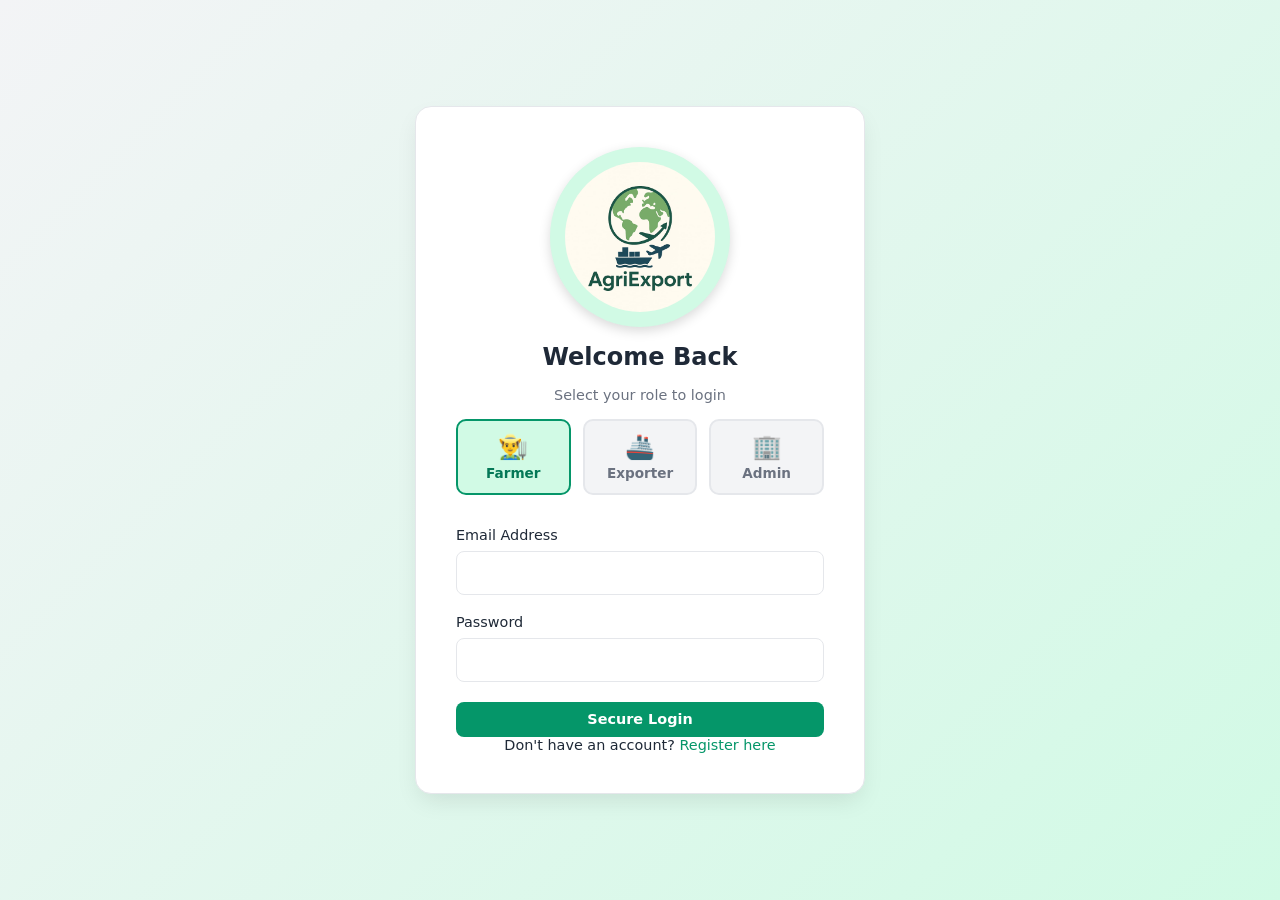
<file: admin.html>
<!DOCTYPE html>
<html lang="en" data-theme="light">
<head>
    <meta charset="UTF-8">
    <meta name="viewport" content="width=device-width, initial-scale=1.0">
    <title>AgriExport - Admin Dashboard</title>
    <link rel="stylesheet" href="css/style.css">
</head>
<body>
    <!-- Loader, Toast, Modal -->
    <div id="loader" class="loader-overlay"><div class="spinner"></div><div id="loader-text">Loading...</div></div>
    <div id="toast-container"></div>
    <div id="app-modal" class="modal-overlay"><div class="modal-content"><div class="modal-header"><h3 id="modal-title">Modal</h3><button class="modal-close" onclick="ui.closeModal()">&times;</button></div><div id="modal-body"></div></div></div>

    <!-- ADMIN DASHBOARD LAYOUT -->
    <div class="app-layout">
        <aside class="sidebar" id="sidebar">
            <div class="sidebar-header"><img src="assets/images/logo.jpeg" alt="AgriExport" style="width: 100px; height: 100px; border-radius: 50%; margin-right: auto;
                margin-left:50px; object-fit: cover;"></div>
            <nav class="sidebar-nav" id="nav-Admin">
                <a class="nav-item active" onclick="admin.switchTab('overview')">📊 Platform Overview</a>
                <a class="nav-item" onclick="admin.switchTab('transactions')">📜 All Transactions</a>
                <a class="nav-item" onclick="admin.switchTab('users')">👥 User Management</a>
            </nav>
            <div style="padding: 1.5rem; border-top: 1px solid rgba(255,255,255,0.05);">
                <button class="btn btn-outline w-full" style="color: white; border-color: rgba(255,255,255,0.2);" onclick="auth.logout()">🚪 Sign Out</button>
            </div>
        </aside>

        <main class="main-content">
            <header class="topbar">
                <div class="flex items-center gap-4">
                    <button class="menu-toggle" onclick="app.toggleSidebar()">☰</button>
                    <div>
                        <h3 id="topbar-name" style="margin:0; font-size: 1.1rem;">Welcome</h3>
                        <span id="topbar-role" style="font-size: 0.8rem; color: var(--text-muted); font-weight: 600; text-transform: uppercase;">Super Admin</span>
                    </div>
                </div>
                <div class="flex items-center gap-4">
                    <button class="btn btn-outline btn-sm" onclick="app.toggleTheme()">🌓 Theme</button>
                </div>
            </header>
            <div class="content-area" id="dashboard-content"></div>
        </main>
    </div>

    <!-- Scripts -->
    <script src="js/main.js"></script>
    <script src="js/db.js"></script>
    <script src="js/auth.js"></script>
    <script src="js/admin.js"></script>
    <script>
        window.addEventListener('DOMContentLoaded', () => {
            db.init();
            const user = db.getCurrentUser();
            if (!user || user.role !== 'Admin') window.location.href = 'login.html';
            document.getElementById('topbar-name').innerText = user.name;
            admin.switchTab('overview');
        });
    </script>
</body>
</html>
</file>
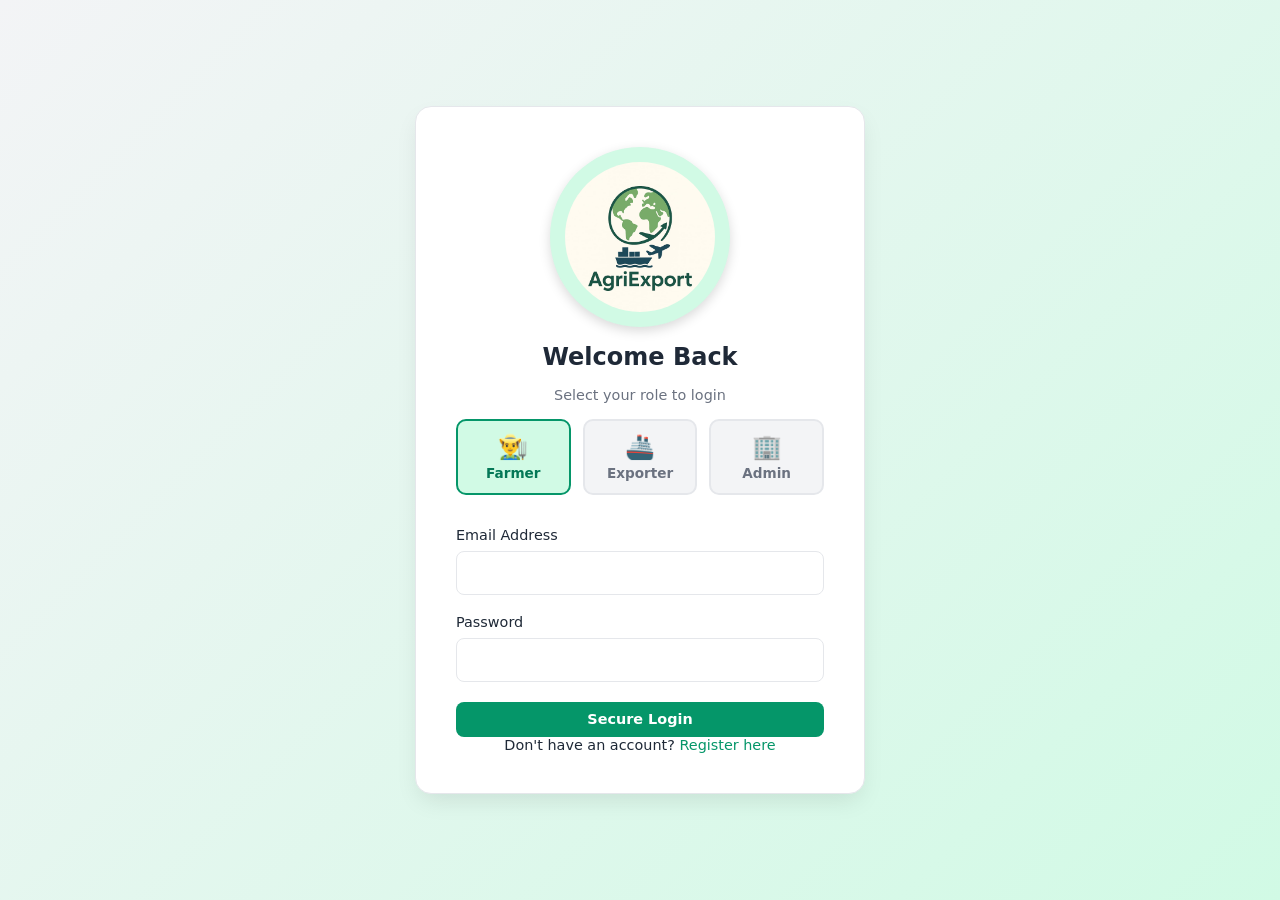
<file: exporter.html>
<!DOCTYPE html>
<html lang="en" data-theme="light">
<head>
    <meta charset="UTF-8">
    <meta name="viewport" content="width=device-width, initial-scale=1.0">
    <title>AgriExport - Exporter Dashboard</title>
    <link rel="stylesheet" href="css/style.css">
</head>
<body>
    <!-- Loader, Toast, Modal -->
    <div id="loader" class="loader-overlay"><div class="spinner"></div><div id="loader-text">Loading...</div></div>
    <div id="toast-container"></div>
    <div id="app-modal" class="modal-overlay"><div class="modal-content"><div class="modal-header"><h3 id="modal-title">Modal</h3><button class="modal-close" onclick="ui.closeModal()">&times;</button></div><div id="modal-body"></div></div></div>

    <!-- EXPORTER DASHBOARD LAYOUT -->
    <div class="app-layout">
        <aside class="sidebar" id="sidebar">
            <div class="sidebar-header"><img src="assets/images/logo.jpeg" alt="AgriExport" style="width: 100px; height: 100px; border-radius: 50%; margin-right: 0.75rem; margin-left:50px; object-fit: cover;"></div>
            <nav class="sidebar-nav" id="nav-Exporter">
                <a class="nav-item active" onclick="exporter.switchTab('overview')">📊 Company Overview</a>
                <a class="nav-item" onclick="exporter.switchTab('pending')">🛒 Assess & Set Price</a>
                <a class="nav-item" onclick="exporter.switchTab('history')">📜 Export History</a>
            </nav>
            <div style="padding: 1.5rem; border-top: 1px solid rgba(255,255,255,0.05);">
                <button class="btn btn-outline w-full" style="color: white; border-color: rgba(255,255,255,0.2);" onclick="auth.logout()">🚪 Sign Out</button>
            </div>
        </aside>

        <main class="main-content">
            <header class="topbar">
                <div class="flex items-center gap-4">
                    <button class="menu-toggle" onclick="app.toggleSidebar()">☰</button>
                    <div>
                        <h3 id="topbar-name" style="margin:0; font-size: 1.1rem;">Welcome</h3>
                        <span id="topbar-role" style="font-size: 0.8rem; color: var(--text-muted); font-weight: 600; text-transform: uppercase;">Exporter</span>
                    </div>
                </div>
                <div class="flex items-center gap-4">
                    <button class="btn btn-outline btn-sm" onclick="app.toggleTheme()">🌓 Theme</button>
                </div>
            </header>
            <div class="content-area" id="dashboard-content"></div>
        </main>
    </div>

    <!-- Scripts -->
    <script src="js/main.js"></script>
    <script src="js/db.js"></script>
    <script src="js/auth.js"></script>
    <script src="js/exporter.js"></script>
    <script>
        window.addEventListener('DOMContentLoaded', () => {
            db.init();
            const user = db.getCurrentUser();
            if (!user || user.role !== 'Exporter') window.location.href = 'login.html';
            document.getElementById('topbar-name').innerText = user.name;
            exporter.switchTab('overview');
        });
    </script>
</body>
</html>
</file>
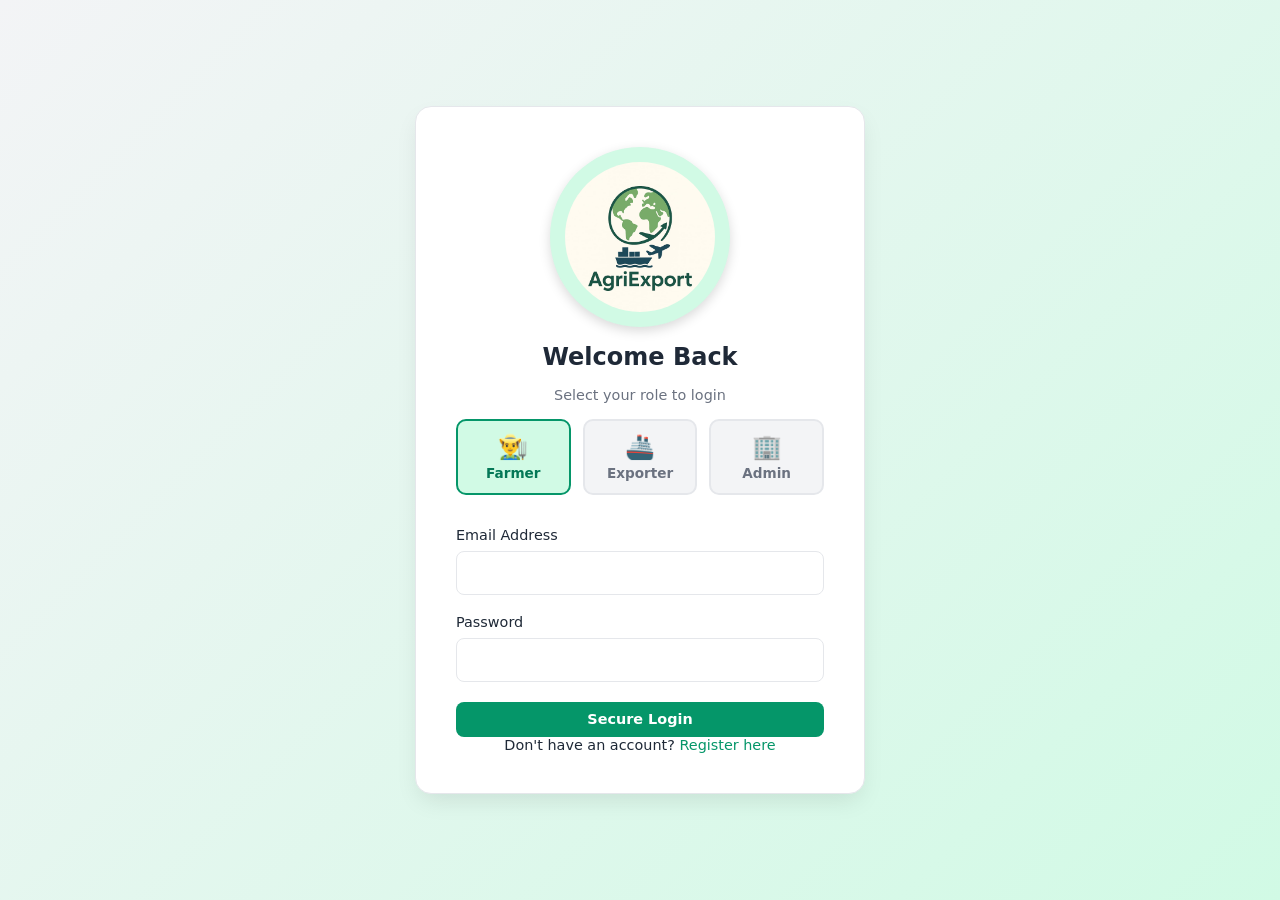
<file: farmer.html>
<!DOCTYPE html>
<html lang="en" data-theme="light">
<head>
    <meta charset="UTF-8">
    <meta name="viewport" content="width=device-width, initial-scale=1.0">
    <title>AgriExport - Farmer Dashboard</title>
    <link rel="stylesheet" href="css/style.css">
</head>
<body>
    <!-- Loader, Toast, Modal -->
    <div id="loader" class="loader-overlay"><div class="spinner"></div><div id="loader-text">Loading...</div></div>
    <div id="toast-container"></div>
    <div id="app-modal" class="modal-overlay"><div class="modal-content"><div class="modal-header"><h3 id="modal-title">Modal</h3><button class="modal-close" onclick="ui.closeModal()">&times;</button></div><div id="modal-body"></div></div></div>

    <!-- FARMER DASHBOARD LAYOUT -->
    <div class="app-layout">
        <aside class="sidebar" id="sidebar">
            <div class="sidebar-header"><img src="assets/images/logo.jpeg" alt="AgriExport" style="width: 100px; height: 100px; border-radius: 50%; margin-right: 0.75rem; margin-left:50px; object-fit: cover;">       </div>
            <nav class="sidebar-nav" id="nav-Farmer">
                <a class="nav-item active" onclick="farmer.switchTab('overview')">📊 My Dashboard</a>
                <a class="nav-item" onclick="farmer.switchTab('add')">➕ Upload Product</a>
                <a class="nav-item" onclick="farmer.switchTab('products')">📦 Status & Earnings</a>
            </nav>
            <div style="padding: 1.5rem; border-top: 1px solid rgba(255,255,255,0.05);">
                <button class="btn btn-outline w-full" style="color: white; border-color: rgba(255,255,255,0.2);" onclick="auth.logout()">🚪 Sign Out</button>
            </div>
        </aside>

        <main class="main-content">
            <header class="topbar">
                <div class="flex items-center gap-4">
                    <button class="menu-toggle" onclick="app.toggleSidebar()">☰</button>
                    <div>
                        <h3 id="topbar-name" style="margin:0; font-size: 1.1rem;">Welcome</h3>
                        <span id="topbar-role" style="font-size: 0.8rem; color: var(--text-muted); font-weight: 600; text-transform: uppercase;">Farmer</span>
                    </div>
                </div>
                <div class="flex items-center gap-4">
                    <button class="btn btn-outline btn-sm" onclick="app.toggleTheme()">🌓 Theme</button>
                </div>
            </header>
            <div class="content-area" id="dashboard-content"></div>
        </main>
    </div>

    <!-- Scripts -->
    <script src="js/main.js"></script>
    <script src="js/db.js"></script>
    <script src="js/auth.js"></script>
    <script src="js/farmer.js"></script>
    <script>
        window.addEventListener('DOMContentLoaded', () => {
            db.init();
            const user = db.getCurrentUser();
            if (!user || user.role !== 'Farmer') window.location.href = 'login.html';
            document.getElementById('topbar-name').innerText = user.name;
            farmer.switchTab('overview');
        });
    </script>
</body>
</html>
</file>
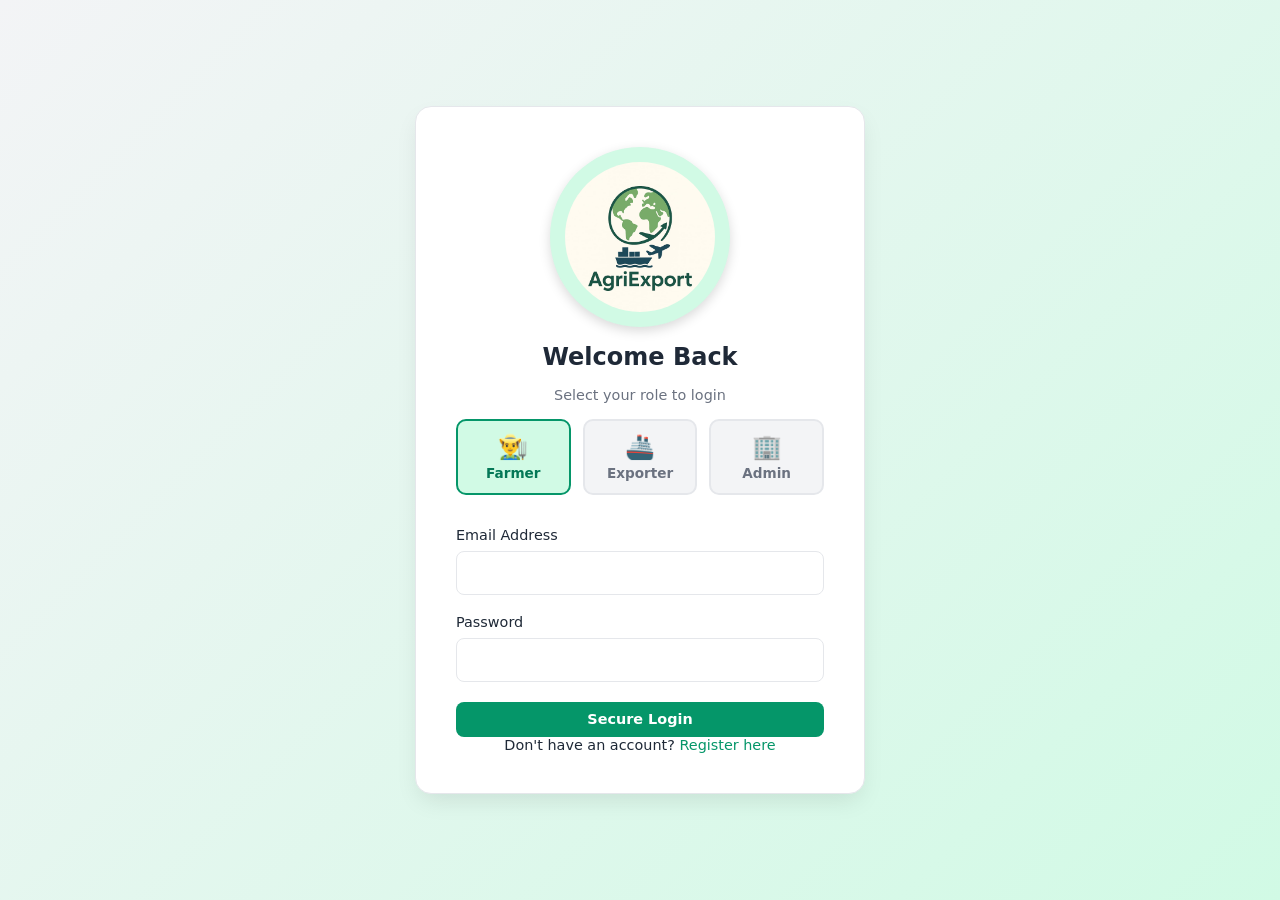
<file: login.html>
<!DOCTYPE html>
<html lang="en" data-theme="light">
<head>
    <meta charset="UTF-8">
    <meta name="viewport" content="width=device-width, initial-scale=1.0">
    <title>AgriExport - Login</title>
    <link rel="stylesheet" href="css/style.css">
</head>
<body>
    <!-- Loader -->
    <div id="loader" class="loader-overlay"><div class="spinner"></div><div id="loader-text">Loading...</div></div>
    <!-- Toast Container -->
    <div id="toast-container"></div>

    <!-- LOGIN PAGE -->
    <div class="auth-container">
        <div class="auth-card">
            <div style="display: flex; justify-content: center; margin-bottom: 1rem;"><img src="assets/images/logo.jpeg" alt="AgriExport" style="width: 180px; height: 180px; border-radius: 50%; background: var(--primary-light); padding: 15px; box-shadow: 0 4px 12px rgba(0,0,0,0.15); object-fit: cover;"></div>
            <h2>Welcome Back</h2>
            <p class="mb-4" style="color: var(--text-muted); font-size: 0.9rem;">Select your role to login</p>
            
            <div class="role-selector">
                <div class="role-card active" onclick="auth.setRole('Farmer')"><span style="font-size:24px;">👨‍🌾</span> Farmer</div>
                <div class="role-card" onclick="auth.setRole('Exporter')"><span style="font-size:24px;">🚢</span> Exporter</div>
                <div class="role-card" onclick="auth.setRole('Admin')"><span style="font-size:24px;">🏢</span> Admin</div>
            </div>

            <form onsubmit="auth.login(event)">
                <div class="form-group">
                    <label class="form-label">Email Address</label>
                    <input type="email" id="loginEmail" class="form-control" required>
                </div>
                <div class="form-group">
                    <label class="form-label">Password</label>
                    <input type="password" id="loginPassword" class="form-control" required>
                </div>
                <button type="submit" class="btn btn-primary w-full">Secure Login</button>
            </form>
            <div class="mt-4" style="font-size: 0.9rem;">
                <p>Don't have an account? <a href="register.html">Register here</a></p>
            </div>
        </div>
    </div>

    <!-- Scripts -->
    <script src="js/main.js"></script>
    <script src="js/db.js"></script>
    <script src="js/auth.js"></script>
    <script>
        window.addEventListener('DOMContentLoaded', () => {
            db.init();
            const user = db.getCurrentUser();
            if (user) window.location.href = user.role.toLowerCase() + '.html';
        });
    </script>
</body>
</html>
</file>
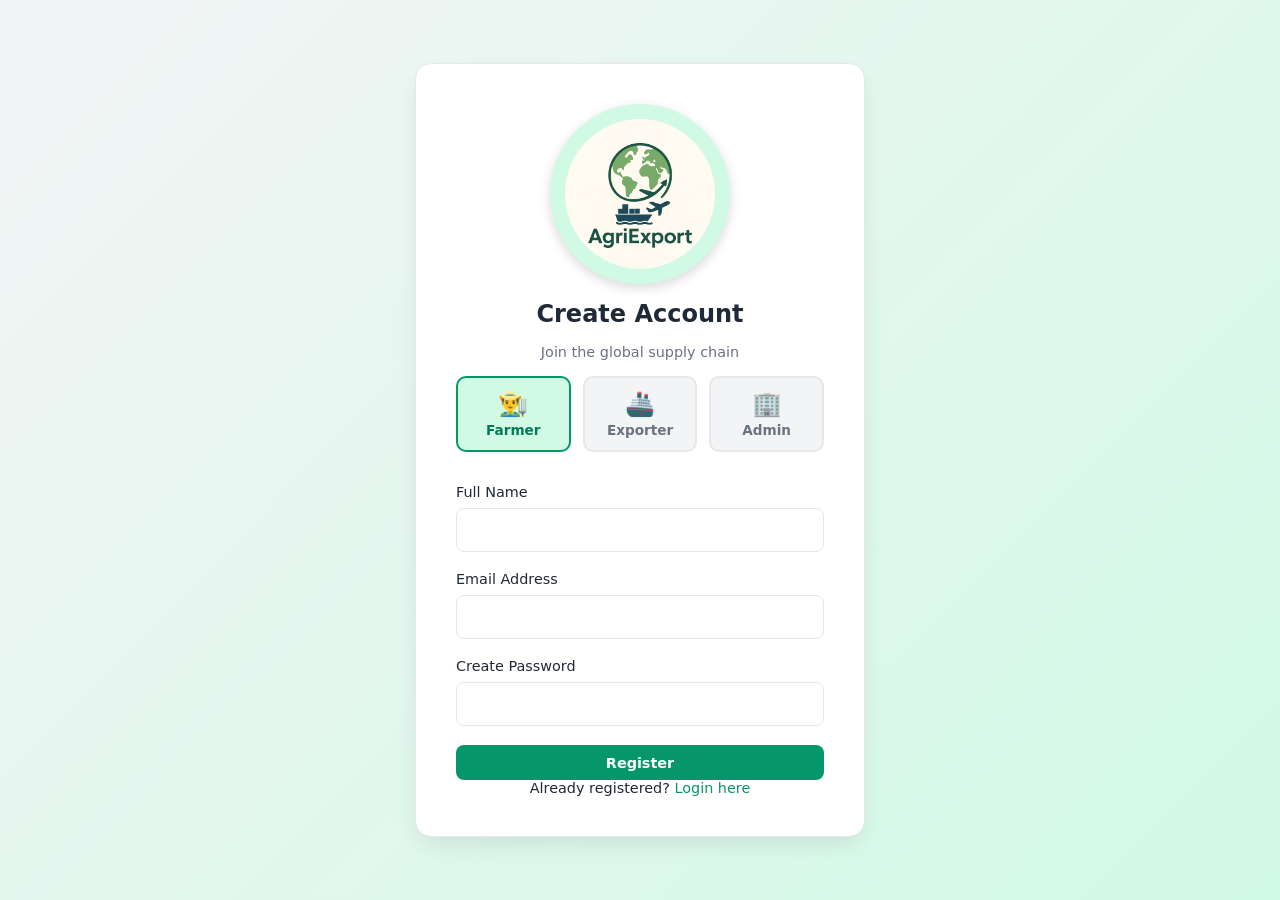
<file: register.html>
<!DOCTYPE html>
<html lang="en" data-theme="light">
<head>
    <meta charset="UTF-8">
    <meta name="viewport" content="width=device-width, initial-scale=1.0">
    <title>AgriExport - Register</title>
    <link rel="stylesheet" href="css/style.css">
</head>
<body>
    <!-- Loader -->
    <div id="loader" class="loader-overlay"><div class="spinner"></div><div id="loader-text">Loading...</div></div>
    <!-- Toast Container -->
    <div id="toast-container"></div>

    <!-- REGISTER PAGE -->
    <div class="auth-container">
        <div class="auth-card">
            <div style="display: flex; justify-content: center; margin-bottom: 1rem;"><img src="assets/images/logo.jpeg" alt="AgriExport" style="width: 180px; height: 180px; border-radius: 50%; background: var(--primary-light); padding: 15px; box-shadow: 0 4px 12px rgba(0,0,0,0.15); object-fit: cover;"></div>
            <h2>Create Account</h2>
            <p class="mb-4" style="color: var(--text-muted); font-size: 0.9rem;">Join the global supply chain</p>
            
            <div class="role-selector">
                <div class="role-card active" onclick="auth.setRole('Farmer')"><span style="font-size:24px;">👨‍🌾</span> Farmer</div>
                <div class="role-card" onclick="auth.setRole('Exporter')"><span style="font-size:24px;">🚢</span> Exporter</div>
                <div class="role-card" onclick="auth.setRole('Admin')"><span style="font-size:24px;">🏢</span> Admin</div>
            </div>

            <form onsubmit="auth.register(event)">
                <div class="form-group">
                    <label class="form-label">Full Name</label>
                    <input type="text" id="regName" class="form-control" required>
                </div>
                
                <!-- Exporter Only Field -->
                <div class="form-group hidden" id="regCompanyField">
                    <label class="form-label">Export Company Name</label>
                    <input type="text" id="regCompany" class="form-control" placeholder="e.g. Global AgriCorp">
                    <small style="color: var(--warning); font-size: 0.8rem;">* Farmers will send products directly to this company.</small>
                </div>

                <div class="form-group">
                    <label class="form-label">Email Address</label>
                    <input type="email" id="regEmail" class="form-control" required>
                </div>
                <div class="form-group">
                    <label class="form-label">Create Password</label>
                    <input type="password" id="regPassword" class="form-control" required minlength="6">
                </div>
                <button type="submit" class="btn btn-primary w-full">Register</button>
            </form>
            <div class="mt-4" style="font-size: 0.9rem;">
                <p>Already registered? <a href="login.html">Login here</a></p>
            </div>
        </div>
    </div>

    <!-- Scripts -->
    <script src="js/main.js"></script>
    <script src="js/db.js"></script>
    <script src="js/auth.js"></script>
    <script>
        window.addEventListener('DOMContentLoaded', () => {
            db.init();
        });
    </script>
</body>
</html>
</file>
<file: css/style.css>
/* ====================================================================
   DESIGN SYSTEM - CSS VARIABLES & THEME CONFIGURATION
   ==================================================================== */

:root {
    /* Colors - Primary Palette */
    --primary: #059669;
    --primary-dark: #047857;
    --primary-light: #d1fae5;
    
    /* Colors - Secondary Palette */
    --secondary: #2563eb;
    --danger: #ef4444;
    --warning: #f59e0b;
    --success: #10b981;
    --info: #3b82f6;
    
    /* Colors - Background & Text */
    --bg-color: #f3f4f6;
    --card-bg: #ffffff;
    --text-main: #1f2937;
    --text-muted: #6b7280;
    --border: #e5e7eb;
    
    /* Colors - Navigation */
    --sidebar-bg: #0f172a;
    --sidebar-text: #f8fafc;
    --sidebar-hover: #1e293b;
    
    /* Spacing & Sizing */
    --radius: 12px;
    --transition: all 0.3s ease;
}

/* Dark Theme Override */
[data-theme="dark"] {
    --bg-color: #0f172a;
    --card-bg: #1e293b;
    --text-main: #f8fafc;
    --text-muted: #94a3b8;
    --border: #334155;
    --sidebar-bg: #020617;
    --sidebar-hover: #0f172a;
    --primary-light: #064e3b;
}

/* ====================================================================
   BASE STYLES - RESET & GLOBAL DEFAULTS
   ==================================================================== */

* {
    margin: 0;
    padding: 0;
    box-sizing: border-box;
    font-family: 'Segoe UI', system-ui, sans-serif;
}

body {
    background-color: var(--bg-color);
    color: var(--text-main);
    transition: var(--transition);
    overflow-x: hidden;
}

a {
    color: var(--primary);
    text-decoration: none;
}

.hidden {
    display: none !important;
}

h1, h2, h3 {
    color: var(--text-main);
    margin-bottom: 1rem;
    font-weight: 600;
}

/* ====================================================================
   LAYOUT UTILITIES - FLEXBOX & SPACING
   ==================================================================== */

.flex {
    display: flex;
}

.flex-col {
    display: flex;
    flex-direction: column;
}

.items-center {
    align-items: center;
}

.justify-between {
    justify-content: space-between;
}

.gap-2 {
    gap: 0.5rem;
}

.gap-4 {
    gap: 1rem;
}

.mt-2 {
    margin-top: 0.5rem;
}

.mb-4 {
    margin-bottom: 1rem;
}

.w-full {
    width: 100%;
}

.text-center {
    text-align: center;
}

/* ====================================================================
   BUTTONS - STYLES & VARIANTS
   ==================================================================== */

.btn {
    padding: 0.6rem 1.2rem;
    border: none;
    border-radius: 8px;
    cursor: pointer;
    font-weight: 600;
    transition: var(--transition);
    display: inline-flex;
    align-items: center;
    justify-content: center;
    gap: 0.5rem;
    font-size: 0.9rem;
}

.btn-primary {
    background: var(--primary);
    color: white;
}

.btn-primary:hover {
    background: var(--primary-dark);
    transform: translateY(-1px);
    box-shadow: 0 4px 12px rgba(5, 150, 105, 0.3);
}

.btn-danger {
    background: var(--danger);
    color: white;
}

.btn-success {
    background: var(--success);
    color: white;
}

.btn-outline {
    background: transparent;
    border: 1px solid var(--border);
    color: var(--text-main);
}

.btn-sm {
    padding: 0.4rem 0.8rem;
    font-size: 0.8rem;
}

/* ====================================================================
   FORMS - INPUT & LABEL STYLES
   ==================================================================== */

.form-group {
    margin-bottom: 1.2rem;
    text-align: left;
}

.form-label {
    display: block;
    margin-bottom: 0.5rem;
    font-weight: 500;
    font-size: 0.9rem;
    color: var(--text-main);
}

.form-control {
    width: 100%;
    padding: 0.75rem 1rem;
    border: 1px solid var(--border);
    border-radius: 8px;
    background: var(--card-bg);
    color: var(--text-main);
    outline: none;
    transition: var(--transition);
    font-size: 0.95rem;
}

/* ====================================================================
   IMAGES - THUMBNAIL & RESPONSIVE
   ==================================================================== */

.crop-thumbnail {
    width: 50px;
    height: 50px;
    object-fit: cover;
    border-radius: 8px;
    border: 1px solid var(--border);
    cursor: pointer;
}

.crop-large-img {
    width: 100%;
    max-height: 300px;
    object-fit: cover;
    border-radius: 8px;
    margin-bottom: 1rem;
    background: var(--bg-color);
    border: 1px solid var(--border);
}

/* ====================================================================
   AUTH PAGE - LOGIN & REGISTRATION LAYOUT
   ==================================================================== */

.auth-container {
    min-height: 100vh;
    display: flex;
    align-items: center;
    justify-content: center;
    padding: 1rem;
    background: linear-gradient(135deg, var(--bg-color) 0%, var(--primary-light) 100%);
}

.auth-card {
    background: var(--card-bg);
    padding: 2.5rem;
    border-radius: 16px;
    box-shadow: 0 10px 25px -5px rgba(0, 0, 0, 0.1);
    width: 100%;
    max-width: 450px;
    text-align: center;
    border: 1px solid var(--border);
}

.role-selector {
    display: flex;
    gap: 0.75rem;
    margin-bottom: 2rem;
    justify-content: center;
}

.role-card {
    flex: 1;
    padding: 0.75rem 0.5rem;
    border: 2px solid var(--border);
    border-radius: 10px;
    cursor: pointer;
    transition: var(--transition);
    background: var(--bg-color);
    color: var(--text-muted);
    font-weight: 600;
    font-size: 0.85rem;
    display: flex;
    flex-direction: column;
    align-items: center;
    gap: 0.25rem;
}

.role-card.active {
    border-color: var(--primary);
    background: var(--primary-light);
    color: var(--primary-dark);
}

/* ====================================================================
   APP LAYOUT - SIDEBAR & MAIN CONTENT
   ==================================================================== */

.app-layout {
    display: flex;
    min-height: 100vh;
}

/* Sidebar Navigation */
.sidebar {
    width: 260px;
    background: var(--sidebar-bg);
    color: var(--sidebar-text);
    display: flex;
    flex-direction: column;
    transition: transform 0.3s ease;
    z-index: 50;
    flex-shrink: 0;
    box-shadow: 4px 0 15px rgba(0, 0, 0, 0.05);
}

.sidebar-header {
    padding: 1.5rem;
    border-bottom: 1px solid rgba(255, 255, 255, 0.05);
    font-size: 1.2rem;
    font-weight: 700;
    display: flex;
    align-items: center;
    gap: 0.75rem;
    color: #fff;
}

.sidebar-nav {
    padding: 1.5rem 0;
    flex: 1;
    display: flex;
    flex-direction: column;
    gap: 0.25rem;
}

.nav-item {
    padding: 0.8rem 1.5rem;
    color: #9ca3af;
    text-decoration: none;
    display: flex;
    align-items: center;
    gap: 0.75rem;
    cursor: pointer;
    transition: var(--transition);
    border-left: 4px solid transparent;
    font-weight: 500;
    font-size: 0.95rem;
}

.nav-item.active {
    background: var(--sidebar-hover);
    border-left-color: var(--primary);
    color: #fff;
}

/* Main Content Area */
.main-content {
    flex: 1;
    display: flex;
    flex-direction: column;
    min-width: 0;
    height: 100vh;
    overflow-y: auto;
}

.topbar {
    background: var(--card-bg);
    padding: 1rem 2rem;
    display: flex;
    justify-content: space-between;
    align-items: center;
    border-bottom: 1px solid var(--border);
    z-index: 40;
    position: sticky;
    top: 0;
}

.content-area {
    padding: 2rem;
    flex: 1;
}

/* ====================================================================
   CARDS & DATA CONTAINERS
   ==================================================================== */

.stats-grid {
    display: grid;
    grid-template-columns: repeat(auto-fit, minmax(220px, 1fr));
    gap: 1.5rem;
    margin-bottom: 2rem;
}

.stat-card {
    background: var(--card-bg);
    padding: 1.5rem;
    border-radius: var(--radius);
    border: 1px solid var(--border);
    border-left: 4px solid var(--primary);
}

.stat-card .title {
    font-size: 0.85rem;
    color: var(--text-muted);
    font-weight: 600;
    text-transform: uppercase;
}

.stat-card .value {
    font-size: 2rem;
    font-weight: 700;
    color: var(--text-main);
    margin-top: 0.5rem;
}

.data-card {
    background: var(--card-bg);
    border-radius: var(--radius);
    border: 1px solid var(--border);
    margin-bottom: 2rem;
}

.data-card-header {
    padding: 1.2rem 1.5rem;
    border-bottom: 1px solid var(--border);
    display: flex;
    justify-content: space-between;
    align-items: center;
    background: rgba(0, 0, 0, 0.01);
}

/* ====================================================================
   TABLES & DATA DISPLAY
   ==================================================================== */

.table-responsive {
    overflow-x: auto;
    width: 100%;
}

table {
    width: 100%;
    border-collapse: collapse;
    text-align: left;
}

th, td {
    padding: 1rem 1.5rem;
    border-bottom: 1px solid var(--border);
    white-space: nowrap;
    font-size: 0.9rem;
    vertical-align: middle;
}

th {
    background: rgba(0, 0, 0, 0.02);
    color: var(--text-muted);
    font-weight: 600;
    font-size: 0.8rem;
    text-transform: uppercase;
}

/* ====================================================================
   BADGES - STATUS INDICATORS
   ==================================================================== */

.badge {
    padding: 0.35rem 0.75rem;
    border-radius: 999px;
    font-size: 0.75rem;
    font-weight: 600;
    display: inline-flex;
    align-items: center;
    justify-content: center;
}

.badge-pending {
    background: rgba(245, 158, 11, 0.1);
    color: var(--warning);
    border: 1px solid rgba(245, 158, 11, 0.2);
}

.badge-approved {
    background: rgba(16, 185, 129, 0.1);
    color: var(--success);
    border: 1px solid rgba(16, 185, 129, 0.2);
}

.badge-rejected {
    background: rgba(239, 68, 68, 0.1);
    color: var(--danger);
    border: 1px solid rgba(239, 68, 68, 0.2);
}

/* ====================================================================
   MODALS - OVERLAY & DIALOG WINDOWS
   ==================================================================== */

.modal-overlay {
    position: fixed;
    inset: 0;
    background: rgba(0, 0, 0, 0.6);
    z-index: 9000;
    display: flex;
    justify-content: center;
    align-items: center;
    opacity: 0;
    pointer-events: none;
    transition: opacity 0.3s ease;
}

.modal-overlay.active {
    opacity: 1;
    pointer-events: all;
}

.modal-content {
    background: var(--card-bg);
    padding: 2rem;
    border-radius: 16px;
    width: 100%;
    max-width: 600px;
    max-height: 90vh;
    overflow-y: auto;
    border: 1px solid var(--border);
}

.modal-header {
    display: flex;
    justify-content: space-between;
    align-items: center;
    margin-bottom: 1.5rem;
    border-bottom: 1px solid var(--border);
    padding-bottom: 1rem;
}

.modal-close {
    background: none;
    border: none;
    font-size: 1.5rem;
    color: var(--text-muted);
    cursor: pointer;
}

/* ====================================================================
   LOADERS & SPINNERS
   ==================================================================== */

.loader-overlay {
    position: fixed;
    inset: 0;
    background: rgba(0, 0, 0, 0.8);
    z-index: 9999;
    display: flex;
    flex-direction: column;
    justify-content: center;
    align-items: center;
    opacity: 0;
    pointer-events: none;
    transition: opacity 0.2s ease;
    color: white;
}

.loader-overlay.active {
    opacity: 1;
    pointer-events: all;
}

.spinner {
    width: 50px;
    height: 50px;
    border: 4px solid rgba(255, 255, 255, 0.2);
    border-radius: 50%;
    border-top-color: var(--primary);
    animation: spin 1s ease-in-out infinite;
    margin-bottom: 1rem;
}

/* ====================================================================
   TOASTS - NOTIFICATIONS
   ==================================================================== */

#toast-container {
    position: fixed;
    bottom: 2rem;
    right: 2rem;
    z-index: 9998;
    display: flex;
    flex-direction: column;
    gap: 0.75rem;
}

.toast {
    background: var(--card-bg);
    color: var(--text-main);
    padding: 1rem 1.5rem;
    border-radius: 8px;
    box-shadow: 0 10px 15px -3px rgba(0, 0, 0, 0.1);
    display: flex;
    align-items: center;
    gap: 0.75rem;
    transform: translateX(120%);
    animation: slideIn 0.3s forwards;
    border: 1px solid var(--border);
    border-left: 4px solid var(--primary);
}

.toast.error {
    border-left-color: var(--danger);
}

/* ====================================================================
   ANIMATIONS & KEYFRAMES
   ==================================================================== */

@keyframes spin {
    to {
        transform: rotate(360deg);
    }
}

@keyframes slideIn {
    to {
        transform: translateX(0);
    }
}

/* ====================================================================
   RESPONSIVE DESIGN - MOBILE & TABLET
   ==================================================================== */

@media (max-width: 768px) {
    .sidebar {
        position: fixed;
        height: 100vh;
        transform: translateX(-100%);
    }

    .sidebar.open {
        transform: translateX(0);
    }

    .menu-toggle {
        display: block;
    }
}
</file>
